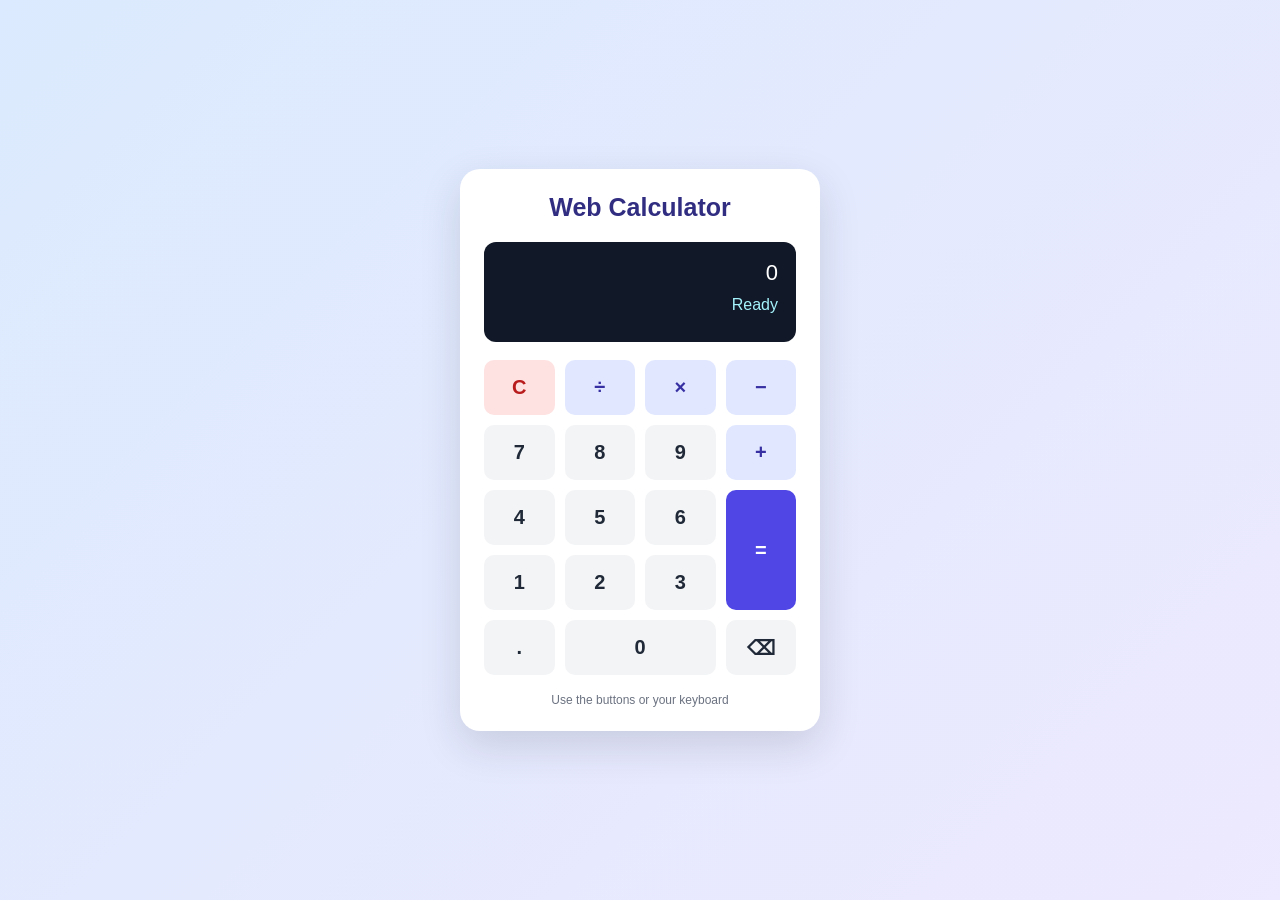
<file: index.html>
<!DOCTYPE html>
<html lang="en">
<head>
    <meta charset="UTF-8">
    <meta name="viewport" content="width=device-width, initial-scale=1.0">
    <title>Web Calculator</title>
    <link rel="stylesheet" href="style.css">
    <script src="script.js" defer></script>
</head>
<body>
    <main class="calculator">
        <h1>Web Calculator</h1>

        <div class="display" aria-live="polite">
            <div id="expression">0</div>
            <div id="result">Ready</div>
        </div>

        <div class="buttons">
            <button class="clear" data-action="clear">C</button>
            <button class="operator" data-operator="/">÷</button>
            <button class="operator" data-operator="*">×</button>
            <button class="operator" data-operator="-">−</button>

            <button data-number="7">7</button>
            <button data-number="8">8</button>
            <button data-number="9">9</button>
            <button class="operator" data-operator="+">+</button>

            <button data-number="4">4</button>
            <button data-number="5">5</button>
            <button data-number="6">6</button>
            <button class="equals" data-action="equals">=</button>

            <button data-number="1">1</button>
            <button data-number="2">2</button>
            <button data-number="3">3</button>
            <button data-action="decimal">.</button>

            <button class="zero" data-number="0">0</button>
            <button data-action="backspace">⌫</button>
        </div>

        <p class="hint">Use the buttons or your keyboard</p>
    </main>
</body>
</html>
</file>
<file: style.css>
* {
    box-sizing: border-box;
}

body {
    margin: 0;
    min-height: 100vh;
    display: flex;
    justify-content: center;
    align-items: center;
    padding: 20px;
    font-family: Arial, sans-serif;
    background: linear-gradient(135deg, #dbeafe, #ede9fe);
}

.calculator {
    width: 100%;
    max-width: 360px;
    padding: 24px;
    background: #ffffff;
    border-radius: 20px;
    box-shadow: 0 15px 40px rgba(31, 41, 55, 0.15);
}

h1 {
    margin: 0 0 20px;
    text-align: center;
    color: #312e81;
    font-size: 25px;
}

.display {
    min-height: 100px;
    padding: 18px;
    margin-bottom: 18px;
    border-radius: 12px;
    background: #111827;
    color: white;
    text-align: right;
    overflow-wrap: anywhere;
}

#expression {
    min-height: 28px;
    font-size: 22px;
}

#result {
    margin-top: 8px;
    color: #a5f3fc;
    font-size: 16px;
}

.buttons {
    display: grid;
    grid-template-columns: repeat(4, 1fr);
    gap: 10px;
}

button {
    min-height: 55px;
    border: none;
    border-radius: 10px;
    background: #f3f4f6;
    color: #1f2937;
    font-size: 20px;
    font-weight: bold;
    cursor: pointer;
    transition: background 0.2s, transform 0.2s;
}

button:hover {
    background: #dbeafe;
    transform: translateY(-2px);
}

button:active {
    transform: scale(0.96);
}

.operator {
    background: #e0e7ff;
    color: #3730a3;
}

.operator:hover {
    background: #c7d2fe;
}

.clear {
    background: #fee2e2;
    color: #b91c1c;
}

.clear:hover {
    background: #fecaca;
}

.equals {
    grid-row: span 2;
    background: #4f46e5;
    color: white;
}

.equals:hover {
    background: #3730a3;
}

.zero {
    grid-column: span 2;
}

.hint {
    margin: 18px 0 0;
    color: #6b7280;
    text-align: center;
    font-size: 12px;
}

button:focus-visible {
    outline: 3px solid #0ea5e9;
    outline-offset: 2px;
}
</file>
